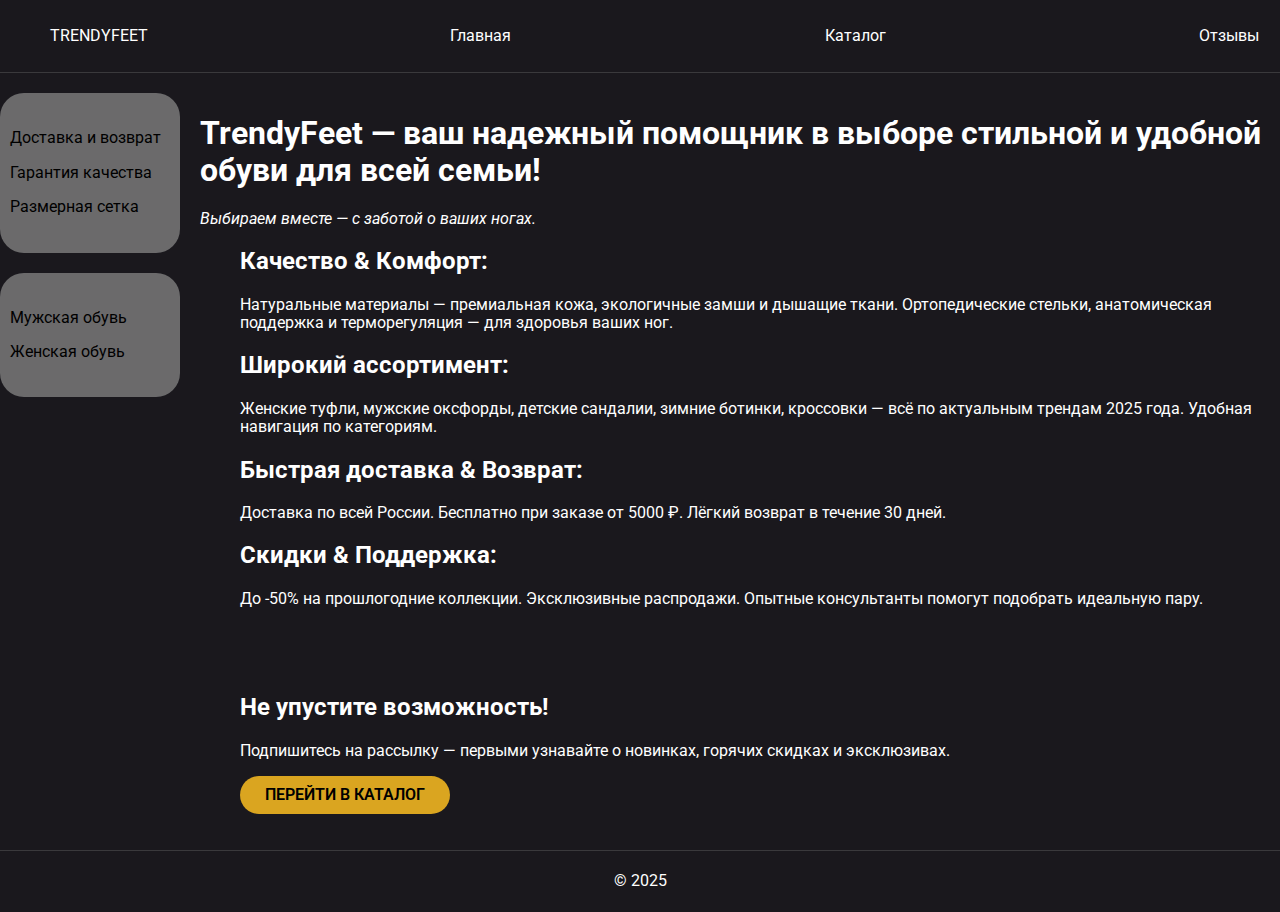
<file: index.html>
<!DOCTYPE html>
<html lang="ru">

<head>
	<meta charset="UTF-8">
	<meta name="viewport" content="width=device-width, initial-scale=1.0">
	<title>TrendyFeet</title>
	<link rel="stylesheet" href="css/normalize.css">
	<link rel="stylesheet" href="css/style.css">
</head>


<body>
	<div class="container">
		<header class="header">
			<div class="header__menu">
				<nav class="nav__menu">
					<ul class="nav__list">
						<li>TRENDYFEET</li>
						<div class="nav-card">
							<li><a href="index.html">Главная</a></li>
						</div>
						<div class="nav-card">
							<li><a href="card.html">Каталог</a></li>
						</div>
						<div class="nav-card">
							<li><a href="">Отзывы</a></li>
						</div>
					</ul>
				</nav>
			</div>
		</header>
		<main>
			<aside>
				<div class="aside__menu">
					<div class="aside-elem">
						<p>Доставка и возврат</p>
					</div>
					<div class="aside-elem">
						<p>Гарантия качества</p>
					</div>
					<div class="aside-elem">
						<p>Размерная сетка</p>
					</div>
				</div>
				<div class="aside__menu">
					<div class="aside-elem">
						<p>Мужская обувь</p>
					</div>
					<div class="aside-elem">
						<p>Женская обувь</p>
					</div>
				</div>
			</aside>
			<div class="content">
				<h1>
					TrendyFeet — ваш надежный помощник в выборе стильной и удобной обуви для всей семьи!
				</h1>
				<p> <i>Выбираем вместе — с заботой о ваших ногах.</i></p>
				<div class="main__nav">
					<ul class="main__nav-list">
						<div class="mlist">
							<h2>Качество & Комфорт:</h2>
							<p>Натуральные материалы — премиальная кожа, экологичные замши и дышащие ткани. Ортопедические стельки,
								анатомическая поддержка и терморегуляция — для здоровья ваших ног.</p>
						</div>
						<div class="mlist">
							<h2>Широкий ассортимент:</h2>
							<p>Женские туфли, мужские оксфорды, детские сандалии, зимние ботинки, кроссовки — всё по актуальным
								трендам 2025 года. Удобная навигация по категориям.</p>
						</div>
						<div class="mlist">
							<h2>Быстрая доставка & Возврат:</h2>
							<p>Доставка по всей России. Бесплатно при заказе от 5000 ₽. Лёгкий возврат в течение 30 дней.</p>
						</div>
						<div class="mlist">
							<h2>Скидки & Поддержка:</h2>
							<p>
								До -50% на прошлогодние коллекции. Эксклюзивные распродажи. Опытные консультанты помогут подобрать
								идеальную пару.
							</p>
						</div>
						<div class="sendto">
							<h2>Не упустите возможность!</h2>
							<p>Подпишитесь на рассылку — первыми узнавайте о новинках, горячих скидках и эксклюзивах.</p>
						</div>
						<button class="btn"><a href="card.html">Перейти в каталог</a> </button>
				</div>


			</div>
		</main>
		<footer>
			<p>&copy; 2025</p>
			<!-- <div class="address">
				<img src="icon/address-icon.svg" alt="">
				<p id="b">Адрес:</p>
				<p>Некий город,<br>Обыкновенная улица, д. N</p>
			</div>
			<div class="email">
				<img src="icon/email-icon.svg" alt="">
				<p id="b">Email:</p>
				<p>mail@mail.ru</p>
			</div>
			<div class="tel">
				<img src="icon/telephone-icon.svg" alt="">
				<p id="b">Телефон</p>
				<p>+7 (xxx)-xxx-xx-xx</p>
			</div> -->
		</footer>
	</div>
</body>

</html>
</file>
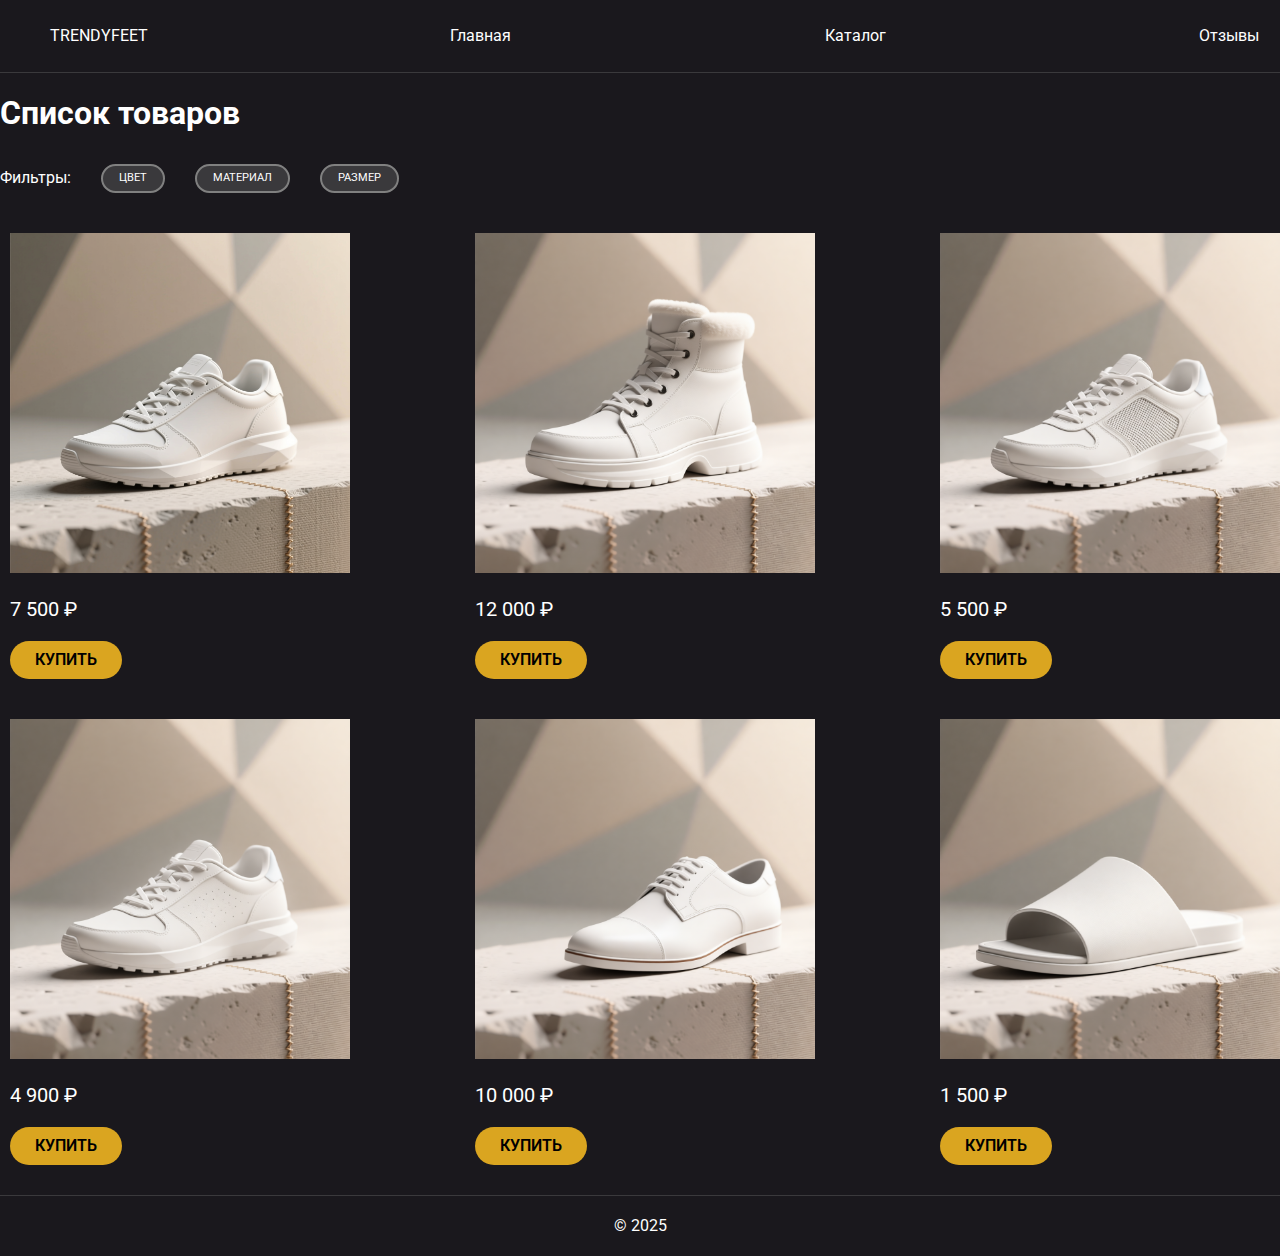
<file: card.html>
<!DOCTYPE html>
<html lang="ru">

<head>
	<meta charset="UTF-8">
	<meta name="viewport" content="width=device-width, initial-scale=1.0">
	<title>Каталог</title>
	<link rel="stylesheet" href="css/normalize.css">
	<link rel="stylesheet" href="css/card.css">
</head>

<body>
	<div class="container">
		<header class="header">
			<div class="header__menu">
				<nav class="nav__menu">
					<ul class="nav__list">
						<li>TRENDYFEET</li>
						<div class="nav-card">
							<li><a href="index.html">Главная</a></li>
						</div>
						<div class="nav-card">
							<li><a href="">Каталог</a></li>
						</div>
						<div class="nav-card">
							<li><a href="">Отзывы</a></li>
						</div>
					</ul>
				</nav>
			</div>
		</header>
		<main>
			<div class="content">
				<h1>Список товаров</h1>
				<div class="content-filters">
					<p>Фильтры:</p>
					<button class="fil-elem">
						<p>Цвет</p>
					</button>
					<button class="fil-elem">
						<p>Материал</p>
					</button>
					<button class="fil-elem">
						<p>Размер</p>
					</button>
				</div>
				<div class="content-main">
					<div class="con-elem">
						<img src="img/c1.png" alt="">
						<p>7 500 &#8381;</p>
						<button class="btn">Купить</button>
					</div>
					<div class="con-elem">
						<img src="img/с2.png" alt="">
						<p>12 000 &#8381;</p>
						<button class="btn">Купить</button>
					</div>
					<div class="con-elem">
						<img src="img/с3.png" alt="">
						<p>5 500 &#8381;</p>
						<button class="btn">Купить </button>
					</div>
					<div class="con-elem">
						<img src="img/с4.png" alt="">
						<p>4 900 &#8381;</p>
						<button class="btn">Купить </button>
					</div>
					<div class="con-elem">
						<img src="img/с5.png" alt="">
						<p>10 000 &#8381;</p>
						<button class="btn">Купить </button>
					</div>
					<div class="con-elem">
						<img src="img/c6.png" alt="">
						<p>1 500 &#8381;</p>
						<button class="btn">Купить </button>
					</div>

				</div>
		</main>
		<footer>
			<p>&copy; 2025</p>
		</footer>
	</div>
</body>

</html>
</file>
<file: css/style.css>
@import url('https://fonts.googleapis.com/css2?family=Roboto:ital,wght@0,100..900;1,100..900&display=swap');

.container {
	display: flex;
	flex-direction: column;
	width: 100%;
	height: 100%;
	max-width: 1300px;
	margin: 0 auto;
}

body {
	font-family: "Roboto", sans-serif;
	background-color: rgb(26, 24, 29);
}

html,
body {
	height: 100%;
}

.header {
	border-bottom: 1px solid rgb(58, 57, 60);
}

main {
	margin-top: 20px;
	flex-grow: 1;
	display: flex;
	flex-direction: row;
}

.nav__menu {
	padding: 5px 10px;
}

.nav__menu ul {
	display: flex;
	justify-content: space-between;
	color: #fff;
	align-items: center;
	list-style: none;
}

.nav__menu a {
	text-decoration: none;
	color: #fff;
}

.nav-card {
	border: 1px solid transparent;
	border-radius: 24px;
	padding: 5px 10px;
}

.nav-card:hover {
	/* opacity: 0.8;
	transition: opacity 0.3s; */
	border-color: gray;
	transition: border-color 0.4s;
}

.content {
	color: white;
}

aside {
	width: 100%;
	max-width: 200px;
}

.aside__menu {
	background-color: rgba(128, 128, 128, 0.8);
	border-radius: 24px;
	padding: 20px 10px;
	margin-bottom: 20px;
	margin-right: 20px;
}

.btn a {
	margin-top: 5pxS;
	text-decoration: none;
	color: black;
}

.btn {
	font-weight: 600;
	padding: 10px 25px;
	border: none;
	border-radius: 24px;
	background: goldenrod;
	text-transform: uppercase;
	cursor: pointer;
	transition: transform 0.15s;
}

.btn:hover {
	transform: translateY(-2px);
}

.header {
	text-align: center;
}

.logo img {
	width: 50px;
}

.menu {
	display: flex;
	flex-direction: row;
	flex-wrap: wrap;
	justify-content: space-around;
}

.sendto {
	padding-top: 50px;
}

.menu a {
	text-decoration: none;
	color: white;
}

footer {
	margin-top: 20px;
	border-top: 1px solid rgb(58, 57, 60);
}

footer p {
	padding: 5px 10px;
	text-align: center;
	color: white;
}


/* footer {
	display: flex;
	justify-content: space-around;
	align-items: center;
	text-align: center;
} */



/* #b {
	font-weight: 700;
}

footer img {
	width: 50px;
} */
</file>
<file: css/card.css>
@import url('https://fonts.googleapis.com/css2?family=Roboto:ital,wght@0,100..900;1,100..900&display=swap');

.container {
	display: flex;
	flex-direction: column;
	max-width: 1300px;
	width: 100%;
	margin: 0 auto;
}

body {
	font-family: "Roboto", sans-serif;
	background-color: rgb(26, 24, 29);
}

.header {
	border-bottom: 1px solid rgb(58, 57, 60);
}

.nav__menu {
	padding: 5px 10px;
}

.nav__menu ul {
	display: flex;
	justify-content: space-between;
	color: white;
	align-items: center;
	list-style: none;
}

.nav__menu a {
	text-decoration: none;
	color: #fff;
}

.nav-card {
	border: 1px solid transparent;
	border-radius: 24px;
	padding: 5px 10px;
}

.nav-card:hover {
	/* opacity: 0.8;
	transition: opacity 0.3s; */
	border-color: gray;
	transition: border-color 0.4s;
}

.content-filters {
	display: flex;
	flex-wrap: wrap;
	align-items: center;
	color: white;
	gap: 30px;
}

.fil-elem {
	color: white;
	text-transform: uppercase;
	background-color: rgb(58, 57, 60);
	border: 2px solid gray;
	border-radius: 25px;
	padding: 6px 16px;
	font-size: 11px;
	cursor: pointer;
	transition: background-color 0.3s, border-color 0.3s;
}

.fil-elem p {
	margin: 0;
	padding: 0;
}

.fil-elem:hover {
	background-color: gray;
}

footer {
	margin-top: 20px;
	border-top: 1px solid rgb(58, 57, 60);
}

main {
	flex-grow: 1;
	flex-direction: row;
}

.content h1 {
	color: #fff;
}


.content-main {
	display: flex;
	justify-content: space-between;
	flex-wrap: wrap;
}

.content-main h2 {
	font-size: 20px;
}

.con-elem {
	box-sizing: border-box;
	margin-top: 20px;
	color: #fff;
	width: 100%;
	max-width: 350px;
	align-items: center;
	padding: 10px;
}


.content-main p {
	font-size: 20px
}

.content-main img {
	width: 340px;
}



.btn {
	font-weight: 600;
	padding: 10px 25px;
	border: none;
	border-radius: 24px;
	background: goldenrod;
	text-transform: uppercase;
	cursor: pointer;
	transition: transform 0.15s;
}

.btn:hover {
	transform: translateY(-2px);
}


.logo img {
	width: 50px;
}

footer p {
	padding: 5px 10px;
	text-align: center;
	color: white;
}
</file>
